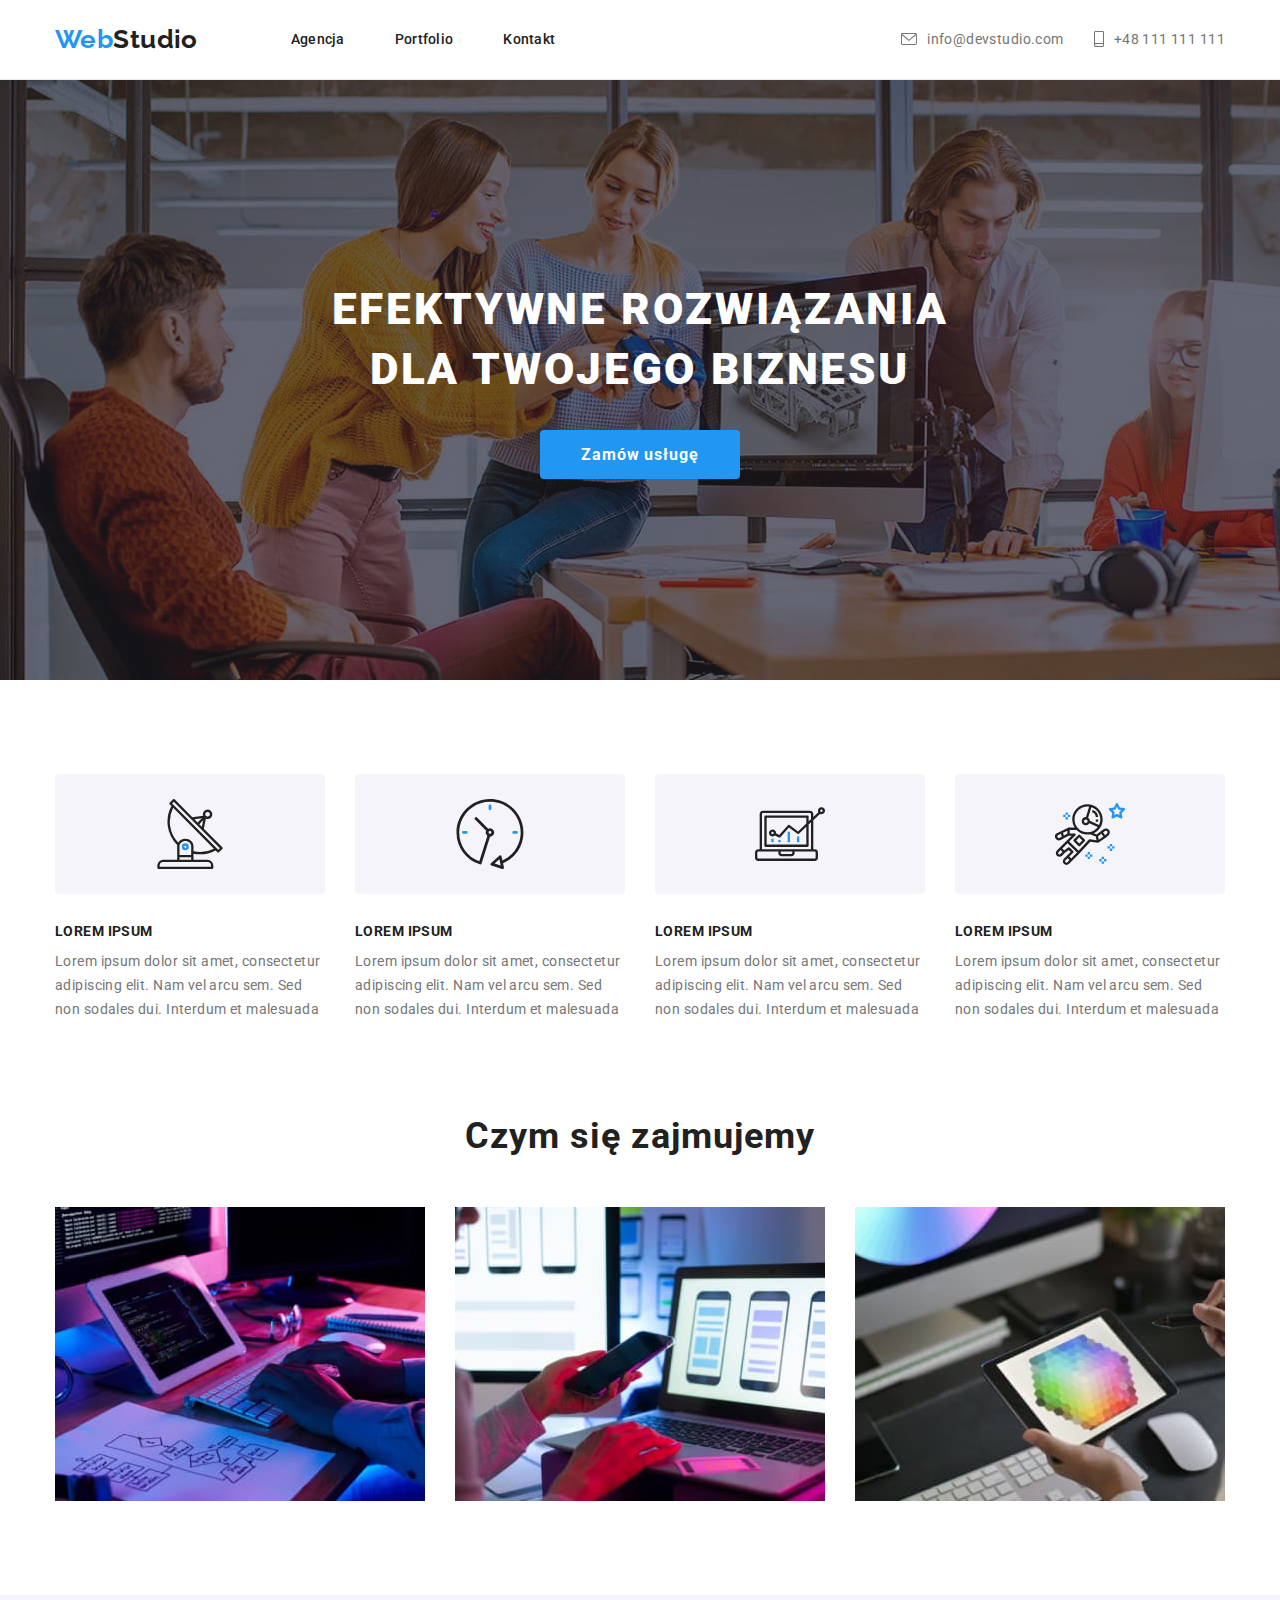
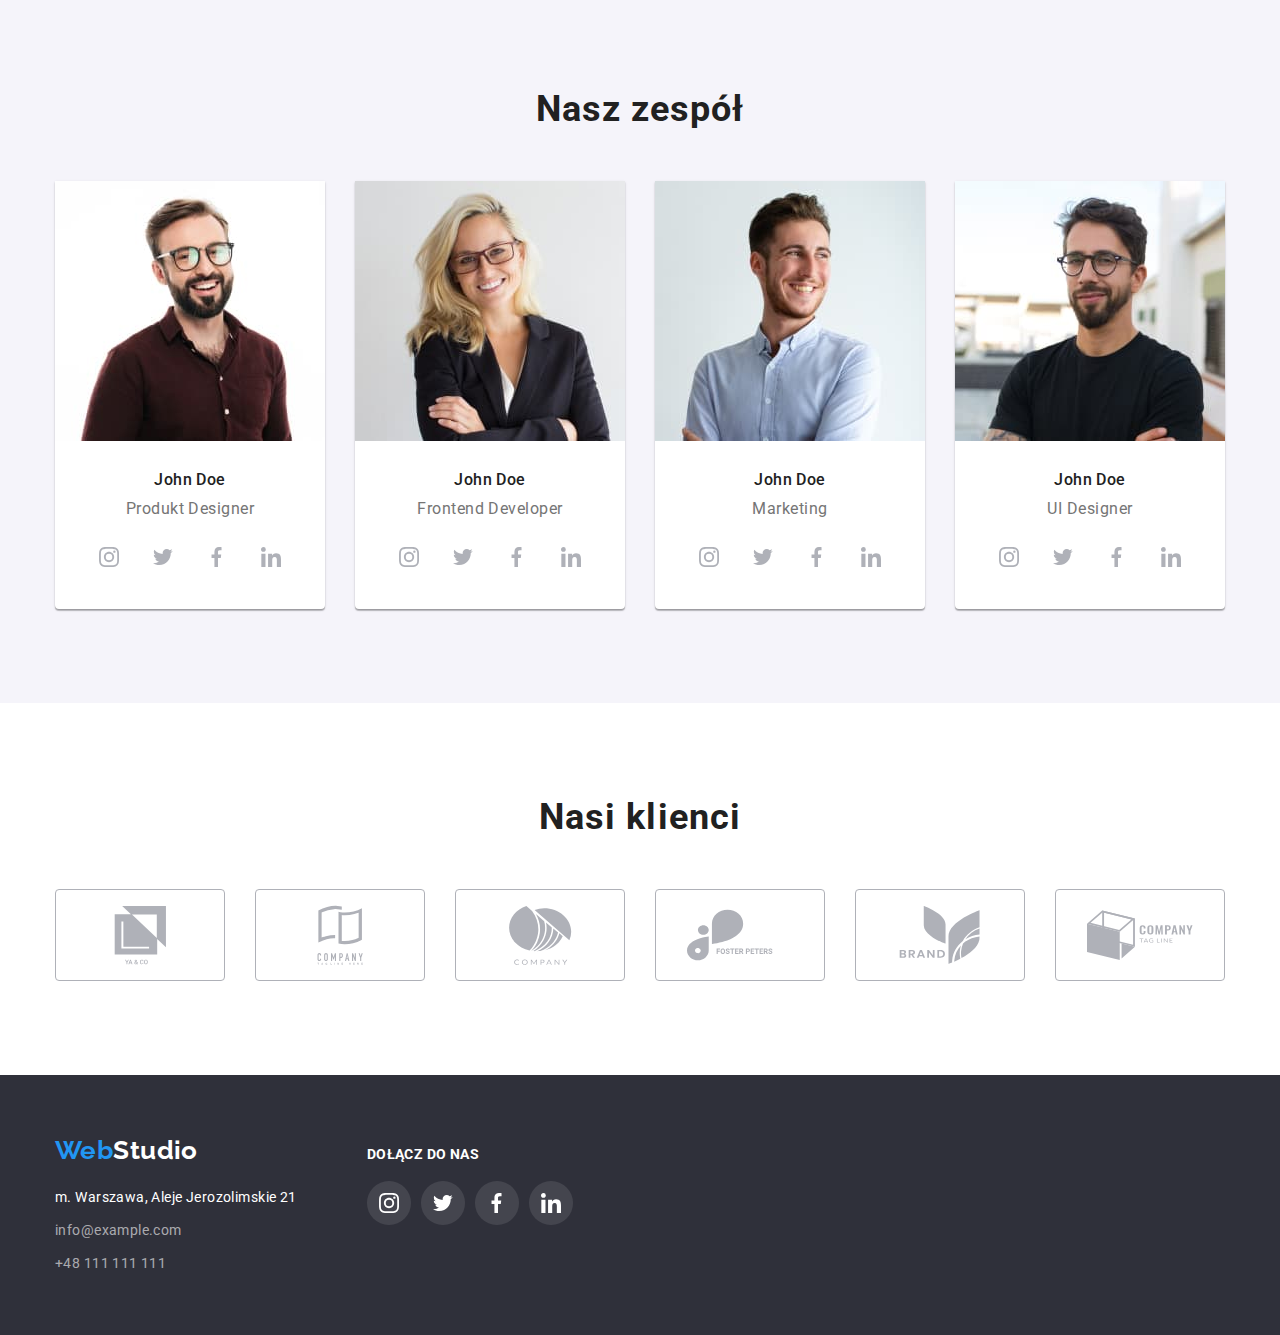
<file: index.html>
<!DOCTYPE html>
<html lang="PL">
  <head>
    <meta charset="UTF-8" />
    <meta http-equiv="X-UA-Compatible" content="IE=edge" />
    <meta name="viewport" content="width=device-width, initial-scale=1.0" />
    <link rel="stylesheet" href="./css/normalize.css" />
    <link rel="stylesheet" href="./css/styles.css" />
    <link rel="preconnect" href="https://fonts.googleapis.com" />
    <link rel="preconnect" href="https://fonts.gstatic.com" crossorigin />
    <link
      href="https://fonts.googleapis.com/css2?family=Raleway:wght@700&family=Roboto:wght@400;500;700;900&display=swap"
      rel="stylesheet"
    />
    <title>WebStudio</title>
  </head>
  <body>
    <header class="page-header">
      <div class="container header-main-flex">
        <nav class="nav-flexlist">
          <a href="index.html" class="webstudio-black"
            ><span class="webstudio-blue">Web</span>Studio</a
          >
          <ul class="nav-items">
            <li>
              <a href="#" class="header-links">Agencja</a>
            </li>
            <li>
              <a href="portfolio.html" class="header-links">Portfolio</a>
            </li>
            <li>
              <a href="#" class="header-links">Kontakt</a>
            </li>
          </ul>
        </nav>
        <div class="contact-flex">
          <a href="mailto:info@devstudio.com" class="header-links-contact">
            <svg class="envelope-icon">
              <use href="./images/icons.svg#icon-envelope"></use>
            </svg>
            info@devstudio.com </a
          ><a href="tel:+48111111111" class="header-links-contact">
            <svg class="phone-icon">
              <use href="./images/icons.svg#icon-smartphone"></use>
            </svg>
            <span class="tel-number">+48 111 111 111</span>
          </a>
        </div>
      </div>
    </header>

    <main>
      <section class="header-block">
        <div class="container">
          <h1 class="header-block-text">
            EFEKTYWNE ROZWIĄZANIA DLA TWOJEGO BIZNESU
          </h1>

          <button type="button" class="button-order">Zamów usługę</button>
        </div>
      </section>

      <section class="section">
        <div class="container">
          <ul class="list-no-style flex-list">
            <li>
              <div class="rectangle-icons">
                <svg class="strenghts-icons">
                  <use href="./images/icons.svg#icon-antenna"></use>
                </svg>
              </div>

              <p class="description-blocks-header">Lorem ipsum</p>
              <p class="description-blocks-text">
                Lorem ipsum dolor sit amet, consectetur adipiscing elit. Nam vel
                arcu sem. Sed non sodales dui. Interdum et malesuada
              </p>
            </li>

            <li>
              <div class="rectangle-icons">
                <svg class="strenghts-icons">
                  <use href="./images/icons.svg#icon-clock"></use>
                </svg>
              </div>

              <p class="description-blocks-header">Lorem ipsum</p>
              <p class="description-blocks-text">
                Lorem ipsum dolor sit amet, consectetur adipiscing elit. Nam vel
                arcu sem. Sed non sodales dui. Interdum et malesuada
              </p>
            </li>

            <li>
              <div class="rectangle-icons">
                <svg class="strenghts-icons">
                  <use href="./images/icons.svg#icon-diagram"></use>
                </svg>
              </div>

              <p class="description-blocks-header">Lorem ipsum</p>
              <p class="description-blocks-text">
                Lorem ipsum dolor sit amet, consectetur adipiscing elit. Nam vel
                arcu sem. Sed non sodales dui. Interdum et malesuada
              </p>
            </li>

            <li>
              <div class="rectangle-icons">
                <svg class="strenghts-icons">
                  <use href="./images/icons.svg#icon-astronaut"></use>
                </svg>
              </div>

              <p class="description-blocks-header">Lorem ipsum</p>
              <p class="description-blocks-text">
                Lorem ipsum dolor sit amet, consectetur adipiscing elit. Nam vel
                arcu sem. Sed non sodales dui. Interdum et malesuada
              </p>
            </li>
          </ul>
        </div>
      </section>

      <section class="section no-padding">
        <div class="container">
          <h2 class="what-we-do-text no-padding-top">Czym się zajmujemy</h2>
          <ul class="list-no-style what-we-do-list">
            <li>
              <figure>
                <img
                  class="picture-as-block"
                  src="images/person-coding.jpg"
                  alt="osoba pisząca na klawiaturze kod"
                  width="370"
                />
              </figure>
            </li>
            <li>
              <figure>
                <img
                  class="picture-as-block"
                  src="images/smartphone-designing.jpg"
                  alt="projektowanie designu dla smartfonów"
                  width="370"
                />
              </figure>
            </li>
            <li>
              <figure>
                <img
                  class="picture-as-block"
                  src="images/color-choosing.jpg"
                  alt="dobieranie kolorów, przy użyciu tabletu"
                  width="370"
                />
              </figure>
            </li>
          </ul>
        </div>
      </section>

      <section class="section our-team-background">
        <div class="container">
          <h2 class="what-we-do-text">Nasz zespół</h2>

          <ul class="list-no-style our-team-list">
            <li class="team-card">
              <img
                class="picture-as-block"
                src="images/product-designer.jpg"
                alt="zdjęcie John Doe, nasz product designer"
                width="270"
              />
              <div class="card-padding">
                <h3 class="team-names">John Doe</h3>
                <p class="team-jobs">Produkt Designer</p>

                <ul class="team-social-icon-list">
                  <li>
                    <a href="#" class="team-social-circle-shape">
                      <svg class="team-social-icons">
                        <use
                          href="./images/icons.svg#icon-card-instagram"
                        ></use>
                      </svg>
                    </a>
                  </li>
                  <li>
                    <a href="#" class="team-social-circle-shape">
                      <svg class="team-social-icons">
                        <use href="./images/icons.svg#icon-card-twitter"></use>
                      </svg>
                    </a>
                  </li>
                  <li>
                    <a href="#" class="team-social-circle-shape">
                      <svg class="team-social-icons">
                        <use href="./images/icons.svg#icon-card-facebook"></use>
                      </svg>
                    </a>
                  </li>
                  <li>
                    <a href="#" class="team-social-circle-shape">
                      <svg class="team-social-icons">
                        <use href="./images/icons.svg#icon-card-linkedin"></use>
                      </svg>
                    </a>
                  </li>
                </ul>
              </div>
            </li>

            <li class="team-card">
              <img
                class="picture-as-block"
                src="images/frontend-developer.jpg"
                alt="zdjecie John Doe, nasz frontend developer"
                width="270"
              />
              <div class="card-padding">
                <h3 class="team-names">John Doe</h3>
                <p class="team-jobs">Frontend Developer</p>

                <ul class="team-social-icon-list">
                  <li>
                    <a href="#" class="team-social-circle-shape">
                      <svg class="team-social-icons">
                        <use
                          href="./images/icons.svg#icon-card-instagram"
                        ></use>
                      </svg>
                    </a>
                  </li>
                  <li>
                    <a href="#" class="team-social-circle-shape">
                      <svg class="team-social-icons">
                        <use href="./images/icons.svg#icon-card-twitter"></use>
                      </svg>
                    </a>
                  </li>
                  <li>
                    <a href="#" class="team-social-circle-shape">
                      <svg class="team-social-icons">
                        <use href="./images/icons.svg#icon-card-facebook"></use>
                      </svg>
                    </a>
                  </li>
                  <li>
                    <a href="#" class="team-social-circle-shape">
                      <svg class="team-social-icons">
                        <use href="./images/icons.svg#icon-card-linkedin"></use>
                      </svg>
                    </a>
                  </li>
                </ul>
              </div>
            </li>

            <li class="team-card">
              <img
                class="picture-as-block"
                src="images/marketing-staff.jpg"
                alt="zdjecie John Doe, nasz pracownik marketingu"
                width="270"
              />
              <div class="card-padding">
                <h3 class="team-names">John Doe</h3>
                <p class="team-jobs">Marketing</p>

                <ul class="team-social-icon-list">
                  <li>
                    <a href="#" class="team-social-circle-shape">
                      <svg class="team-social-icons">
                        <use
                          href="./images/icons.svg#icon-card-instagram"
                        ></use>
                      </svg>
                    </a>
                  </li>
                  <li>
                    <a href="#" class="team-social-circle-shape">
                      <svg class="team-social-icons">
                        <use href="./images/icons.svg#icon-card-twitter"></use>
                      </svg>
                    </a>
                  </li>
                  <li>
                    <a href="#" class="team-social-circle-shape">
                      <svg class="team-social-icons">
                        <use href="./images/icons.svg#icon-card-facebook"></use>
                      </svg>
                    </a>
                  </li>
                  <li>
                    <a href="#" class="team-social-circle-shape">
                      <svg class="team-social-icons">
                        <use href="./images/icons.svg#icon-card-linkedin"></use>
                      </svg>
                    </a>
                  </li>
                </ul>
              </div>
            </li>

            <li class="team-card">
              <img
                class="picture-as-block"
                src="images/ui-designer.jpg"
                alt="zdjecie John Doe, nasz ui designer"
                width="270"
              />
              <div class="card-padding">
                <h3 class="team-names">John Doe</h3>
                <p class="team-jobs">UI Designer</p>

                <ul class="team-social-icon-list">
                  <li>
                    <a href="#" class="team-social-circle-shape">
                      <svg class="team-social-icons">
                        <use
                          href="./images/icons.svg#icon-card-instagram"
                        ></use>
                      </svg>
                    </a>
                  </li>
                  <li>
                    <a href="#" class="team-social-circle-shape">
                      <svg class="team-social-icons">
                        <use href="./images/icons.svg#icon-card-twitter"></use>
                      </svg>
                    </a>
                  </li>
                  <li>
                    <a href="#" class="team-social-circle-shape">
                      <svg class="team-social-icons">
                        <use href="./images/icons.svg#icon-card-facebook"></use>
                      </svg>
                    </a>
                  </li>
                  <li>
                    <a href="#" class="team-social-circle-shape">
                      <svg class="team-social-icons">
                        <use href="./images/icons.svg#icon-card-linkedin"></use>
                      </svg>
                    </a>
                  </li>
                </ul>
              </div>
            </li>
          </ul>
        </div>
      </section>
      <section class="section">
        <div class="container">
          <h2 class="our-clients-text">Nasi klienci</h2>
          <ul class="our-clients-list">
            <li>
              <a href="#" class="Our-clients-box">
                <svg class="our-clients-box-items">
                  <use href="./images/icons.svg#icon-first-logo"></use></svg
              ></a>
            </li>
            <li>
              <a href="#" class="Our-clients-box">
                <svg class="our-clients-box-items">
                  <use href="./images/icons.svg#icon-second-logo"></use></svg
              ></a>
            </li>
            <li>
              <a href="#" class="Our-clients-box">
                <svg class="our-clients-box-items">
                  <use href="./images/icons.svg#icon-third-logo"></use></svg
              ></a>
            </li>
            <li>
              <a href="#" class="Our-clients-box">
                <svg class="our-clients-box-items">
                  <use href="./images/icons.svg#icon-forth-logo"></use></svg
              ></a>
            </li>
            <li>
              <a href="#" class="Our-clients-box">
                <svg class="our-clients-box-items">
                  <use href="./images/icons.svg#icon-fifth-logo"></use></svg
              ></a>
            </li>
            <li>
              <a href="#" class="Our-clients-box">
                <svg class="our-clients-box-items">
                  <use href="./images/icons.svg#icon-sixth-logo"></use></svg
              ></a>
            </li>
          </ul>
        </div>
      </section>
    </main>
    <footer class="footer">
      <div class="container footer-wrapper">
        <div class="footer-tekst-style">
          <a href="index.html" class="webstudio-white"
            ><span class="webstudio-blue">Web</span>Studio</a
          >
          <address>
            <ul class="list-no-style address addres-flex-footer">
              <li>m. Warszawa, Aleje Jerozolimskie 21</li>
              <li>
                <a href="mailto:info@devstudio.com" class="footer-text-color"
                  >info@example.com</a
                >
              </li>
              <li>
                <a href="tel:+48111111111" class="footer-text-color"
                  >+48 111 111 111</a
                >
              </li>
            </ul>
          </address>
        </div>
        <div class="social-links-footer-margin">
          <p class="footer-join-us-text">DOŁĄCZ DO NAS</p>

          <ul class="footer-social-icon-list">
            <li>
              <a href="#" class="footer-social-circle-shape">
                <svg class="footer-social-icons">
                  <use href="./images/icons.svg#icon-card-instagram"></use>
                </svg>
              </a>
            </li>
            <li>
              <a href="#" class="footer-social-circle-shape">
                <svg class="footer-social-icons">
                  <use href="./images/icons.svg#icon-card-twitter"></use>
                </svg>
              </a>
            </li>
            <li>
              <a href="#" class="footer-social-circle-shape">
                <svg class="footer-social-icons">
                  <use href="./images/icons.svg#icon-card-facebook"></use>
                </svg>
              </a>
            </li>
            <li>
              <a href="#" class="footer-social-circle-shape">
                <svg class="footer-social-icons">
                  <use href="./images/icons.svg#icon-card-linkedin"></use>
                </svg>
              </a>
            </li>
          </ul>
        </div>
      </div>
    </footer>
  </body>
</html>
</file>
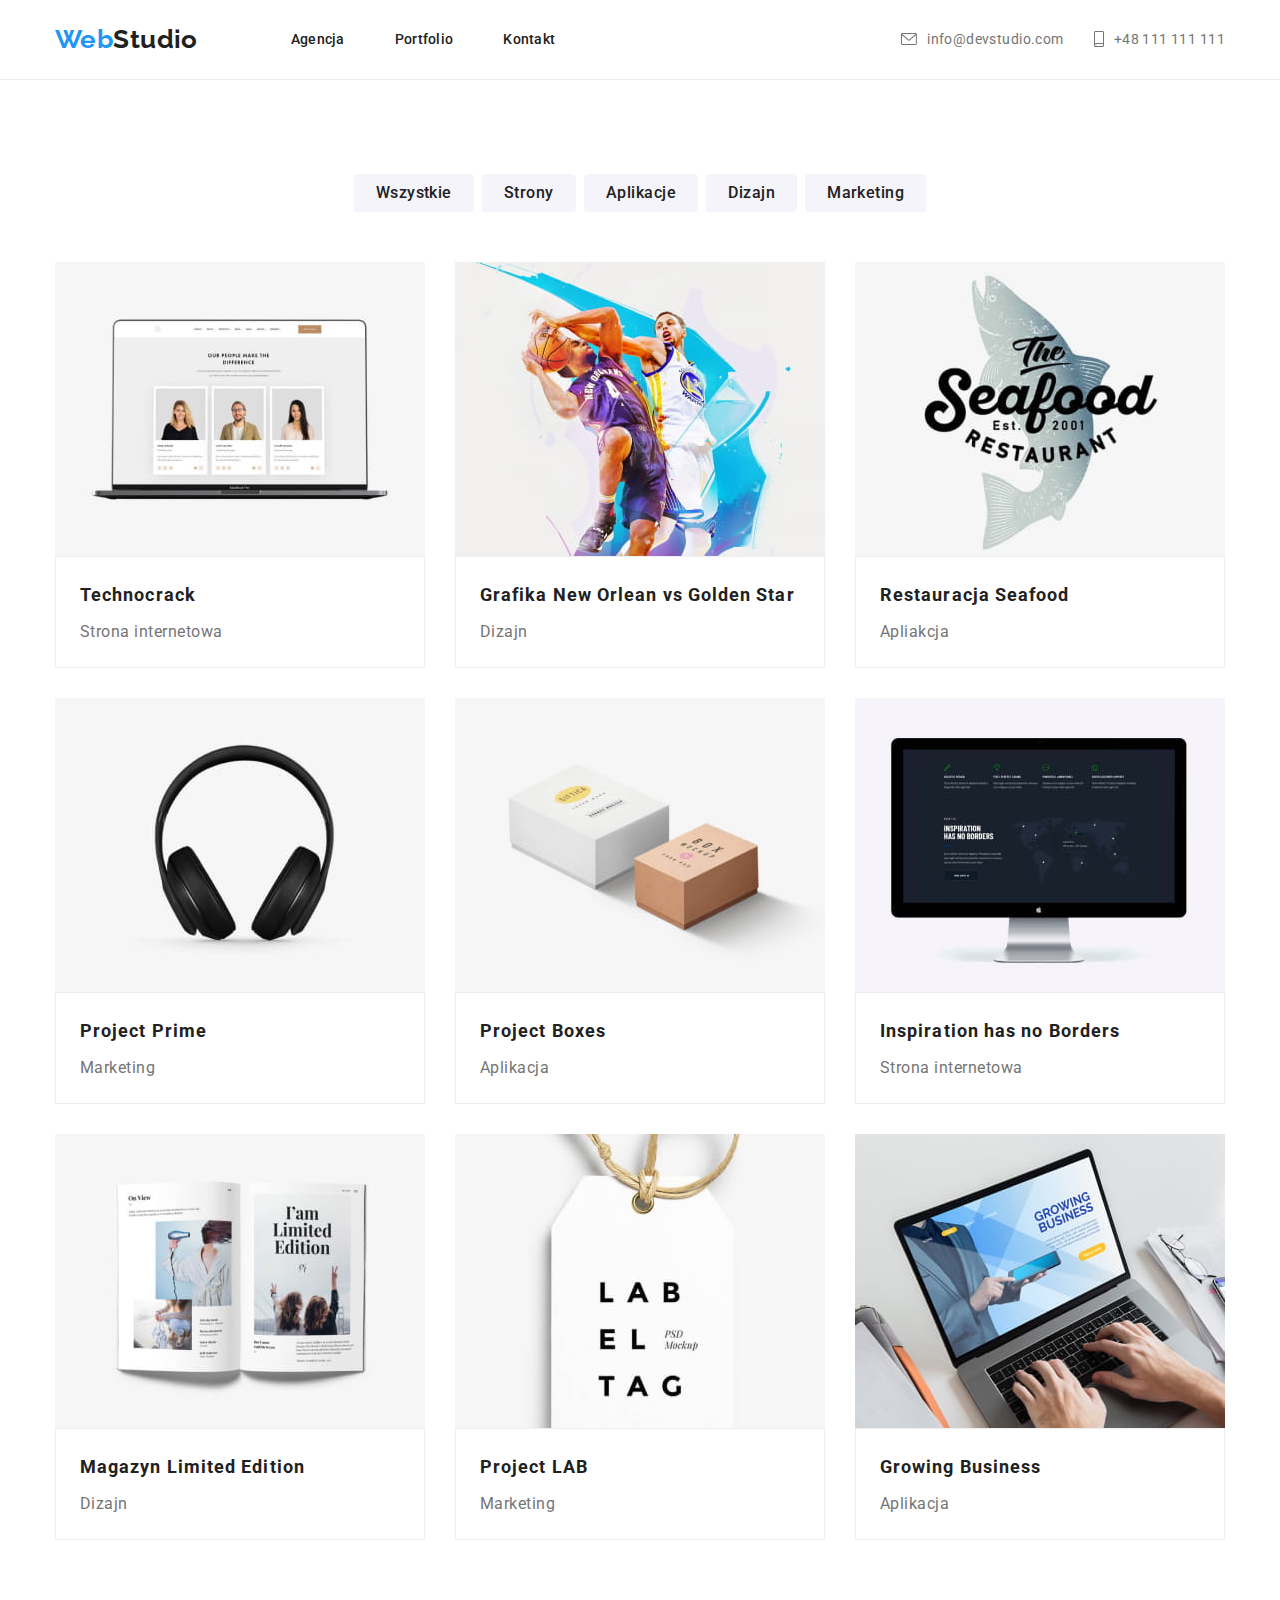
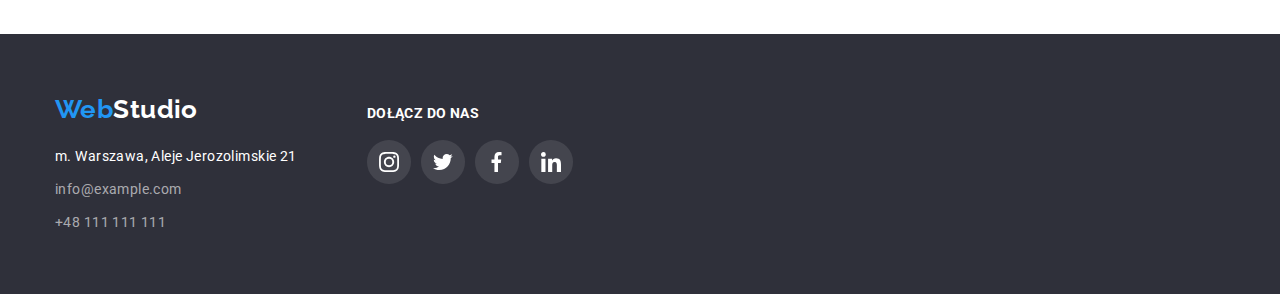
<file: portfolio.html>
<!DOCTYPE html>
<html lang="en">
  <head>
    <meta charset="UTF-8" />
    <meta http-equiv="X-UA-Compatible" content="IE=edge" />
    <meta name="viewport" content="width=device-width, initial-scale=1.0" />
    <link rel="stylesheet" href="./css/normalize.css" />
    <link rel="stylesheet" href="./css/styles.css" />
    <link rel="preconnect" href="https://fonts.googleapis.com" />
    <link rel="preconnect" href="https://fonts.gstatic.com" crossorigin />
    <link
      href="https://fonts.googleapis.com/css2?family=Raleway:wght@700&family=Roboto:wght@400;500;700;900&display=swap"
      rel="stylesheet"
    />
    <title>Portfolio</title>
  </head>
  <body>
    <header class="page-header">
      <div class="container header-main-flex">
        <nav class="nav-flexlist">
          <a href="index.html" class="webstudio-black"
            ><span class="webstudio-blue">Web</span>Studio</a
          >
          <ul class="nav-items">
            <li>
              <a href="#" class="header-links">Agencja</a>
            </li>
            <li>
              <a href="portfolio.html" class="header-links">Portfolio</a>
            </li>
            <li>
              <a href="#" class="header-links">Kontakt</a>
            </li>
          </ul>
        </nav>
        <div class="contact-flex">
          <a href="mailto:info@devstudio.com" class="header-links-contact">
            <svg class="envelope-icon">
              <use href="./images/icons.svg#icon-envelope"></use>
            </svg>
            info@devstudio.com </a
          ><a href="tel:+48111111111" class="header-links-contact">
            <svg class="phone-icon">
              <use href="./images/icons.svg#icon-smartphone"></use>
            </svg>
            <span class="tel-number">+48 111 111 111</span>
          </a>
        </div>
      </div>
    </header>

    <main>
      <section class="section">
        <div class="container">
          <ul class="list-no-style menu-filter">
            <li>
              <button
                type="button"
                class="button-filter-menu button-filter-menu-tekst"
              >
                Wszystkie
              </button>
            </li>
            <li>
              <button
                type="button"
                class="button-filter-menu button-filter-menu-tekst"
              >
                Strony
              </button>
            </li>
            <li>
              <button
                type="button"
                class="button-filter-menu button-filter-menu-tekst"
              >
                Aplikacje
              </button>
            </li>
            <li>
              <button
                type="button"
                class="button-filter-menu button-filter-menu-tekst"
              >
                Dizajn
              </button>
            </li>
            <li>
              <button
                type="button"
                class="button-filter-menu button-filter-menu-tekst"
              >
                Marketing
              </button>
            </li>
          </ul>
          <ul class="list-no-style aplications-list">
            <li>
              <a class="app-list-items">
                <img
                  src="images/technocrack.jpg"
                  alt="Laptop z wyswietlonymi na stronie osobami wraz z krótką prezentacją"
                  height="294"
                />
                <div class="apps-names">
                  <h3 class="porfolio-names">Technocrack</h3>
                  <p class="portfolio-desciption">Strona internetowa</p>
                </div>
              </a>
            </li>

            <li>
              <a class="app-list-items">
                <img
                  src="images/new-orlean-vs-golden-star.jpg"
                  alt="Dwóch graczy koszykówi skacze, jeden, by rzucić piłkę do kosza, drugi, aby uniemożliwić rzut"
                  height="294"
                />
                <div class="apps-names">
                  <h3 class="porfolio-names">
                    Grafika New Orlean vs Golden Star
                  </h3>
                  <p class="portfolio-desciption">Dizajn</p>
                </div>
              </a>
            </li>

            <li>
              <a class="app-list-items">
                <img
                  src="images/seafood.jpg"
                  alt="Napis The Seafood Restaurant na tle ryby"
                  height="294"
                />
                <div class="apps-names">
                  <h3 class="porfolio-names">Restauracja Seafood</h3>
                  <p class="portfolio-desciption">Apliakcja</p>
                </div>
              </a>
            </li>

            <li>
              <a class="app-list-items">
                <img
                  src="images/projekt-prime.jpg"
                  alt="zdjęcie czarnych słuchawek nausznych"
                  height="294"
                />
                <div class="apps-names">
                  <h3 class="porfolio-names">Project Prime</h3>
                  <p class="portfolio-desciption">Marketing</p>
                </div>
              </a>
            </li>

            <li>
              <a class="app-list-items">
                <img
                  src="images/project-boxes.jpg"
                  alt="Zdjęcie dwóch pudełek obok siebie jeden biały drugi mniejszy jasnobrązowy"
                  height="294"
                />
                <div class="apps-names">
                  <h3 class="porfolio-names">Project Boxes</h3>
                  <p class="portfolio-desciption">Aplikacja</p>
                </div>
              </a>
            </li>

            <li>
              <a class="app-list-items">
                <img
                  src="images/inspiration-has-no-borders.jpg"
                  alt="Zdjęcie monitora, na którym jest krótka prezentacja strony wraz z mapą świata - zaprezentowane na ciemnym tle"
                  height="294"
                />
                <div class="apps-names">
                  <h3 class="porfolio-names">Inspiration has no Borders</h3>
                  <p class="portfolio-desciption">Strona internetowa</p>
                </div>
              </a>
            </li>

            <li>
              <a class="app-list-items">
                <img
                  src="images/limited-edition.jpg"
                  alt="Zdjęcie otwartego czasopisma, w którym widnieją zdjęcia kobiet, w różnych sytuacjach. Jedna suszy włosy, druga kuca z torebką w ręce, na kolejnym zdjęciu są kobiety z wyciągniętymi rękami wspierające siebie "
                  height="294"
                />
                <div class="apps-names">
                  <h3 class="porfolio-names">Magazyn Limited Edition</h3>
                  <p class="portfolio-desciption">Dizajn</p>
                </div>
              </a>
            </li>

            <li>
              <a class="app-list-items">
                <img
                  src="images/project-lab.jpg"
                  alt="Biała zawieszka na sznurku zawierająca napis LABEL TAG"
                  height="294"
                />
                <div class="apps-names">
                  <h3 class="porfolio-names">Project LAB</h3>
                  <p class="portfolio-desciption">Marketing</p>
                </div>
              </a>
            </li>

            <li>
              <a class="app-list-items">
                <img
                  src="images/growing-business.jpg"
                  alt="Laptop z wyświetloną stroną Growing Business, na której osoba prezentuje telefon."
                  height="294"
                />
                <div class="apps-names">
                  <h3 class="porfolio-names">Growing Business</h3>
                  <p class="portfolio-desciption">Aplikacja</p>
                </div>
              </a>
            </li>
          </ul>
        </div>
      </section>
    </main>

    <footer class="footer">
      <div class="container footer-wrapper">
        <div class="footer-tekst-style">
          <a href="index.html" class="webstudio-white"
            ><span class="webstudio-blue">Web</span>Studio</a
          >
          <address>
            <ul class="list-no-style address addres-flex-footer">
              <li>m. Warszawa, Aleje Jerozolimskie 21</li>
              <li>
                <a href="mailto:info@devstudio.com" class="footer-text-color"
                  >info@example.com</a
                >
              </li>
              <li>
                <a href="tel:+48111111111" class="footer-text-color"
                  >+48 111 111 111</a
                >
              </li>
            </ul>
          </address>
        </div>
        <div class="social-links-footer-margin">
          <p class="footer-join-us-text">DOŁĄCZ DO NAS</p>

          <ul class="footer-social-icon-list">
            <li>
              <a href="#" class="footer-social-circle-shape">
                <svg class="footer-social-icons">
                  <use href="./images/icons.svg#icon-card-instagram"></use>
                </svg>
              </a>
            </li>
            <li>
              <a href="#" class="footer-social-circle-shape">
                <svg class="footer-social-icons">
                  <use href="./images/icons.svg#icon-card-twitter"></use>
                </svg>
              </a>
            </li>
            <li>
              <a href="#" class="footer-social-circle-shape">
                <svg class="footer-social-icons">
                  <use href="./images/icons.svg#icon-card-facebook"></use>
                </svg>
              </a>
            </li>
            <li>
              <a href="#" class="footer-social-circle-shape">
                <svg class="footer-social-icons">
                  <use href="./images/icons.svg#icon-card-linkedin"></use>
                </svg>
              </a>
            </li>
          </ul>
        </div>
      </div>
    </footer>
  </body>
</html>
</file>
<file: css/styles.css>
:root {
  --backgound-color: white;
  --background-block-color: #2f303a;
  --text-headers-color: #212121;
  --text-normal-color: #757575;
  --text-hover-color: #2196f3;
  --button-color: #f5f4fa;
  --logo-white: white;
  --button-order-text: white;
  --main-board-text: white;
  --button-color-filter: white;
  --header-color: white;
}

body {
  font-family: "Roboto", sans-serif;

  background: var(--backgound-color);
  color: var(--text-normal-color);
  font-size: 14px;
  letter-spacing: 0.03em;
}

a {
  text-decoration: none;
}

ul {
  list-style: none;
  margin: 0;
  padding: 0;
}
figure {
  margin: 0;
}

p {
  margin: 0;
}

h2,
h3 {
  margin: 0;
}

.padding-none {
  padding: 0;
}

.header-links-contact {
  color: var(--text-normal-color);
  display: flex;

  align-items: center;
}

.header-links-contact:hover {
  color: var(--text-hover-color);
}

.header-links-contact:focus {
  fill: var(--text-hover-color);
  color: var(--text-hover-color);
}

.header-links {
  color: var(--text-headers-color);
  transition: 0.2s;
  font-weight: 500;
  font-size: 14px;
  line-height: 1.14;
  letter-spacing: 0.02em;
}

.header-nav-text-style {
}
.header-links:hover {
  color: var(--text-hover-color);
}
.header-links:focus {
  color: var(--text-hover-color);
}

.page-header {
  border-bottom: 1px solid #ececec;

  padding-top: 24px;
  padding-bottom: 24px;
}

.header-main-flex {
  display: flex;
}

.nav-flexlist {
  display: flex;
  gap: 93px;
  margin: 0;
  align-items: center;
  justify-content: flex-end;
  padding: 0;
}

.nav-items {
  display: flex;
  gap: 50px;
  align-items: center;
}

.contact-flex-item {
  display: flex;
  padding: 0;
  margin: 0;
  flex-flow: row wrap;
  gap: 10px;
  align-items: center;
}

.contact-flex {
  display: flex;
  gap: 30px;
  align-items: center;

  margin-left: auto;
}

.email-flex:hover {
  fill: var(--text-hover-color);
}

.webstudio-black {
  font-family: "Raleway";
  font-weight: 700;
  font-size: 26px;
  line-height: 1.19;
  color: var(--text-headers-color);
}

.webstudio-white {
  font-family: "Raleway";
  font-weight: 700;
  font-size: 26px;
  line-height: 1.19;
  color: var(--logo-white);
  display: block;
}

.webstudio-blue {
  color: var(--text-hover-color);
}

.button-order {
  min-width: 200px;
  padding: 10px 32px;

  background: var(--text-hover-color);

  border-radius: 4px;
  border-color: var(--text-hover-color);

  font-family: inherit;
  font-weight: 700;
  font-size: 16px;
  line-height: 1.85;
  letter-spacing: 0.06em;
  color: var(--button-order-text);
  border-style: solid;
  border: none;
}

.button-order:hover {
  cursor: pointer;
}

.header-block {
  padding-top: 200px;
  padding-bottom: 200px;
  background-image: linear-gradient(#2f303a66, #2f303a66 40%),
    url("../images/main-background.jpg");
  max-width: 1600px;
  height: 600px;
  margin: 0 auto;
  background-repeat: no-repeat;
  background-size: cover;
  text-align: center;
}

.header-block-text {
  font-weight: 900;
  font-size: 44px;
  line-height: 1.36;
  text-align: center;
  letter-spacing: 0.06em;
  text-transform: uppercase;
  color: var(--main-board-text);

  width: 696px;
  margin: 0 auto;
  margin-bottom: 30px;
}

.description-blocks {
  width: 270px;
  height: 101px;
}

.description-blocks-text {
  color: var(--text-normal-color);
  margin-top: 10px;
  font-size: 14px;
  line-height: 1.71;
  letter-spacing: 0.03em;
}

.description-blocks-header {
  font-weight: 700;
  font-size: 14px;
  line-height: 1.14;
  letter-spacing: 0.03em;
  text-transform: uppercase;
  color: var(--text-headers-color);
}

.footer {
  background-color: var(--background-block-color);

  padding-top: 60px;
  padding-bottom: 60px;
}

.footer-wrapper {
  display: flex;

  align-items: baseline;
}

.footer-tekst-style {
  font-size: 14px;
  font-style: normal;
  line-height: 1.71;
  letter-spacing: 0.03em;
  color: var(--logo-white);
}

.social-links-footer-margin {
  margin-left: 70px;
}

.address {
  font-style: normal;
  margin: 0;
  padding: 0;
  padding-top: 20px;
  line-height: 1.71;
}

.footer-text-color {
  color: rgba(255, 255, 255, 0.6);
}

.footer-text-color:hover {
  color: var(--text-hover-color);
}

.footer-text-color:focus {
  color: var(--text-hover-color);
}

.button-filter-menu-tekst {
  font-weight: 500;
  font-size: 16px;
  line-height: 1.63;
  text-align: center;
  letter-spacing: 0.03em;
  color: var(--text-headers-color);
}

.button-filter-menu {
  background: var(--button-color);
  border-radius: 4px;
  border-color: var(--button-color);
  border: none;
  padding: 6px 22px;
  cursor: pointer;
}

.button-filter-menu:hover {
  background-color: var(--text-hover-color);
  color: var(--button-color-filter);

  box-shadow: 0px 3px 1px rgba(0, 0, 0, 0.1), 0px 1px 2px rgba(0, 0, 0, 0.08),
    0px 2px 2px rgba(0, 0, 0, 0.12);
}

.button-filter-menu:focus {
  background-color: var(--text-hover-color);
  color: var(--button-color-filter);
}

.app-list-items {
  display: block;
}

.app-list-items:hover {
  box-shadow: 0px 1px 1px rgba(0, 0, 0, 0.12), 0px 4px 4px rgba(0, 0, 0, 0.06),
    1px 4px 6px rgba(0, 0, 0, 0.16);
}

.team-names {
  color: var(--text-headers-color);
  margin-bottom: 10px;
  font-weight: 500;
  font-size: 16px;
  line-height: 1.18;
  letter-spacing: 0.03em;
}

.team-jobs {
  color: var(--text-normal-color);
  margin-bottom: 16px;
  font-size: 16px;
  line-height: 1.18;
  letter-spacing: 0.03em;
}

.porfolio-names {
  color: var(--text-headers-color);
  margin-bottom: 4px;
  font-weight: 700;
  font-size: 18px;
  line-height: 2;
  letter-spacing: 0.06em;
  display: block;
}

.portfolio-desciption {
  color: var(--text-normal-color);
  display: block;
  font-size: 16px;
  line-height: 1.87;
  letter-spacing: 0.03em;
}

.container {
  width: 1200px;
  margin: 0 auto;
  padding: 0 15px;
}

.section {
  padding-top: 94px;
  padding-bottom: 94px;
}

.flex-list {
  display: flex;
  justify-content: space-between;
  margin: 0;
  gap: 30px;
  padding-bottom: 0;
  padding-left: 0;
}

.about-us-block {
  padding: 0 15px;
}

.what-we-do-list {
  display: flex;
  margin: 0;
  justify-content: space-between;
  padding: 0;
  gap: 30px;
}

.mb-section {
  margin-bottom: 91px;
}

.what-we-do-text {
  color: var(--text-headers-color);
  font-weight: 700;
  font-size: 36px;
  line-height: 1.16;
  text-align: center;
  letter-spacing: 0.03em;
  margin-bottom: 50px;
  display: block;
}

.our-clients-text {
  color: var(--text-headers-color);
  font-weight: 700;
  font-size: 36px;
  line-height: 1.16;
  text-align: center;
  letter-spacing: 0.03em;
  margin-bottom: 50px;
  display: block;
}

.picture-display {
  display: block;
}

.our-team-background {
  background-color: var(--button-color);
}

.our-team-list {
  display: flex;
  margin: 0;
  justify-content: space-between;
  padding: 0;
  gap: 30px;
}

.card-padding {
  padding: 30px 0;
}

.team-card {
  box-shadow: 0px 1px 3px rgba(0, 0, 0, 0.12), 0px 1px 1px rgba(0, 0, 0, 0.14),
    0px 2px 1px rgba(0, 0, 0, 0.2);
  border-radius: 0px 0px 4px 4px;
  text-align: center;

  background-color: var(--backgound-color);
}

.addres-flex-footer {
  display: flex;
  flex-direction: column;
  gap: 9px;
  margin: 0;
}

.menu-filer-block {
  margin-bottom: 50px;
  margin-top: 94px;
}

.menu-filter {
  display: flex;
  gap: 8px;

  justify-content: center;
  margin-bottom: 50px;
}

.aplications-list {
  display: flex;
  flex-wrap: wrap;
  gap: 30px;
}

.app-items {
  width: 370px;
  height: 404px;
  margin: 0;
}

.apps-names {
  padding-left: 24px;
  border: 1px solid #eeeeee;
  padding-top: 20px;
  padding-bottom: 20px;
  margin: 0;
}

.picture-as-block {
  display: block;
  margin: 0;
}

ul.aplications-list > li > div > img {
  display: block;
}

.no-padding {
  padding-top: 0;
}

.no-padding-top {
  padding-top: 0;
}

/* ICONS */

.phone-icon {
  width: 10px;
  height: 16px;
  margin-right: 10px;
  fill: currentColor;
}

.envelope-icon {
  width: 16px;
  height: 12px;
  margin-right: 10px;
  fill: currentColor;
}

.strenghts-icons {
  height: 70px;
  width: 70px;
}

.rectangle-icons {
  width: 270px;
  height: 120px;
  border-radius: 4px;
  background-color: #f5f4fa;
  display: flex;
  justify-content: center;
  align-items: center;
  margin: 0;
  margin-bottom: 30px;
}

.team-social-icon-list {
  display: flex;
  justify-content: center;
  gap: 10px;

  margin: 0;
  padding: 0;
}

.team-social-icons {
  width: 20px;
  height: 20px;
}

.team-social-circle-shape {
  width: 44px;
  height: 44px;
  border-radius: 50%;
  fill: #afb1b8;
  display: flex;
  justify-content: center;
  align-items: center;
}

.team-social-circle-shape:hover {
  background-color: #2196f3;
  fill: var(--backgound-color);
}

.team-social-circle-shape:focus {
  background-color: #2196f3;
  fill: var(--backgound-color);
}

.our-clients-list {
  display: flex;
  justify-content: space-between;
  gap: 30px;
  margin: 0;
  padding: 0;
}

.Our-clients-box {
  width: 170px;
  height: 92px;
  border-radius: 4px;
  border: 1px solid currentColor;
  color: #afb1b8;
  display: flex;

  justify-content: center;
  align-items: center;
}
.Our-clients-box:hover {
  color: #2196f3;
}

.Our-clients-box:focus {
  color: #2196f3;
}

.our-cients-insidebox {
  display: flex;
  margin: 0;
  justify-content: center;
  align-items: center;
  width: 106px;
  height: 60px;
}

.our-clients-box-items {
  width: 106px;
  height: 60px;
  fill: currentColor;
}

.footer-social-icon-list {
  display: flex;
  justify-content: flex-start;
  gap: 10px;
  padding: 0;
  margin: 0;
}

.footer-social-icons {
  width: 20px;
  height: 20px;
}

.footer-social-circle-shape {
  width: 44px;
  height: 44px;
  border-radius: 50%;
  background-image: linear-gradient(#ffffff1a, #ffffff1a 10%);
  display: flex;
  justify-content: center;
  align-items: center;
  margin: 0;
  fill: var(--backgound-color);
}

.footer-social-circle-shape:hover {
  background-color: #2196f3;
}

.footer-social-circle-shape:focus {
  background-color: #2196f3;
}

.footer-join-us-text {
  font-family: Roboto;
  font-weight: 700;
  font-size: 14px;
  margin: 0;
  line-height: 100%;
  margin-bottom: 20px;
  color: var(--backgound-color);
}

.padding-top-2 {
  padding-top: 2px;
}

.padding-menu-filter {
  padding: 6px 22px;
  display: block;
}
</file>
